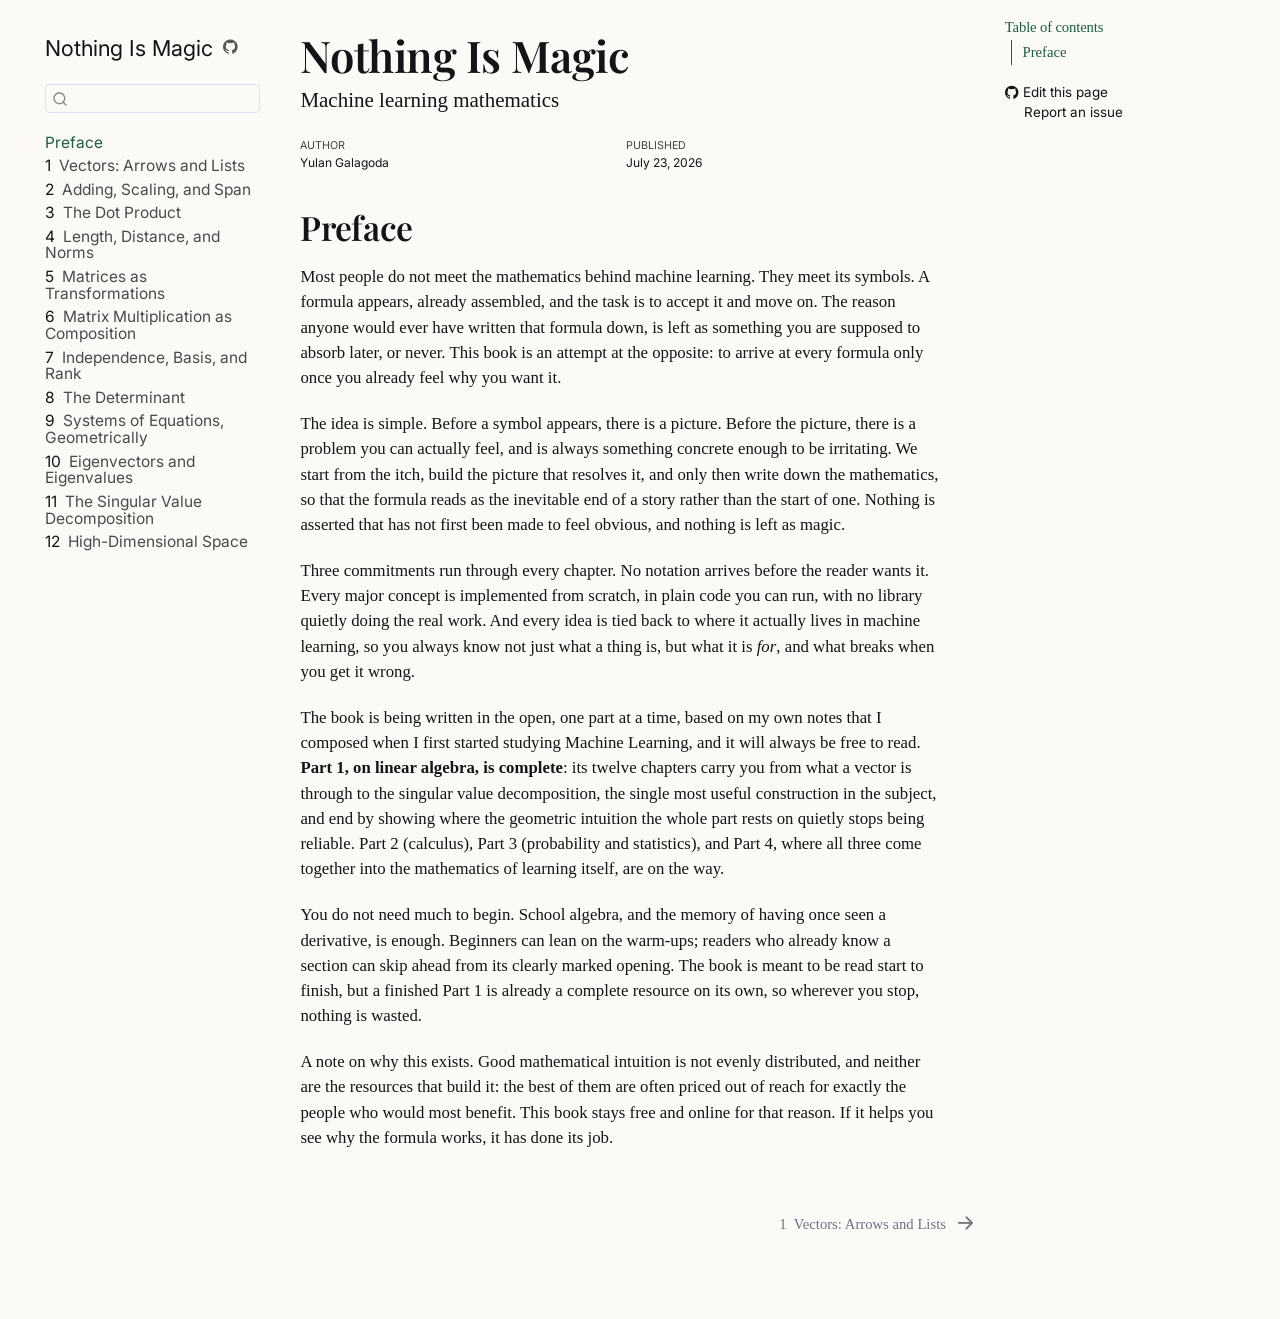
<file: index.html>
<!DOCTYPE html>
<html xmlns="http://www.w3.org/1999/xhtml" lang="en" xml:lang="en"><head>

<meta charset="utf-8">
<meta name="generator" content="quarto-1.9.38">

<meta name="viewport" content="width=device-width, initial-scale=1.0, user-scalable=yes">

<meta name="author" content="Yulan Galagoda">
<meta name="dcterms.date" content="2026-07-23">

<title>Nothing Is Magic</title>
<style>
/* Default styles provided by pandoc.
** See https://pandoc.org/MANUAL.html#variables-for-html for config info.
*/
code{white-space: pre-wrap;}
span.smallcaps{font-variant: small-caps;}
div.columns{display: flex; gap: min(4vw, 1.5em);}
div.column{flex: auto; overflow-x: auto;}
div.hanging-indent{margin-left: 1.5em; text-indent: -1.5em;}
ul.task-list{list-style: none;}
ul.task-list li input[type="checkbox"] {
  width: 0.8em;
  margin: 0 0.8em 0.2em -1em; /* quarto-specific, see https://github.com/quarto-dev/quarto-cli/issues/4556 */ 
  vertical-align: middle;
}
</style>


<script src="site_libs/quarto-nav/quarto-nav.js"></script>
<script src="site_libs/quarto-nav/headroom.min.js"></script>
<script src="site_libs/clipboard/clipboard.min.js"></script>
<script src="site_libs/quarto-search/autocomplete.umd.js"></script>
<script src="site_libs/quarto-search/fuse.min.js"></script>
<script src="site_libs/quarto-search/quarto-search.js"></script>
<meta name="quarto:offset" content="./">
<link href="./chapters/01-01-vectors.html" rel="next">
<script src="site_libs/quarto-html/quarto.js" type="module"></script>
<script src="site_libs/quarto-html/tabsets/tabsets.js" type="module"></script>
<script src="site_libs/quarto-html/popper.min.js"></script>
<script src="site_libs/quarto-html/tippy.umd.min.js"></script>
<script src="site_libs/quarto-html/anchor.min.js"></script>
<link href="site_libs/quarto-html/tippy.css" rel="stylesheet">
<link href="site_libs/quarto-html/quarto-syntax-highlighting-15634bcf2e68342d4ad2dfa704d543f6.css" rel="stylesheet" id="quarto-text-highlighting-styles">
<script src="site_libs/bootstrap/bootstrap.min.js"></script>
<link href="site_libs/bootstrap/bootstrap-icons.css" rel="stylesheet">
<link href="site_libs/bootstrap/bootstrap-f4f3119add76ca10fa7a43495250ce55.min.css" rel="stylesheet" append-hash="true" id="quarto-bootstrap" data-mode="light">
<script id="quarto-search-options" type="application/json">{
  "location": "sidebar",
  "copy-button": false,
  "collapse-after": 3,
  "panel-placement": "start",
  "type": "textbox",
  "limit": 50,
  "keyboard-shortcut": [
    "f",
    "/",
    "s"
  ],
  "show-item-context": false,
  "language": {
    "search-no-results-text": "No results",
    "search-matching-documents-text": "matching documents",
    "search-copy-link-title": "Copy link to search",
    "search-hide-matches-text": "Hide additional matches",
    "search-more-match-text": "more match in this document",
    "search-more-matches-text": "more matches in this document",
    "search-clear-button-title": "Clear",
    "search-text-placeholder": "",
    "search-detached-cancel-button-title": "Cancel",
    "search-submit-button-title": "Submit",
    "search-label": "Search"
  }
}</script>
<link rel="preconnect" href="https://fonts.googleapis.com">
<link rel="preconnect" href="https://fonts.gstatic.com" crossorigin="">
<link href="https://fonts.googleapis.com/css2?family=Playfair+Display:wght@500;600&amp;family=Inter:wght@400;500&amp;display=swap" rel="stylesheet">


</head>

<body class="nav-sidebar floating quarto-light">

<div id="quarto-search-results"></div>
  <header id="quarto-header" class="headroom fixed-top">
  <nav class="quarto-secondary-nav">
    <div class="container-fluid d-flex">
      <button type="button" class="quarto-btn-toggle btn" data-bs-toggle="collapse" role="button" data-bs-target=".quarto-sidebar-collapse-item" aria-controls="quarto-sidebar" aria-expanded="false" aria-label="Toggle sidebar navigation" onclick="if (window.quartoToggleHeadroom) { window.quartoToggleHeadroom(); }">
        <i class="bi bi-layout-text-sidebar-reverse"></i>
      </button>
        <nav class="quarto-page-breadcrumbs" aria-label="breadcrumb"><ol class="breadcrumb"><li class="breadcrumb-item"><a href="./index.html">Preface</a></li></ol></nav>
        <a class="flex-grow-1" role="navigation" data-bs-toggle="collapse" data-bs-target=".quarto-sidebar-collapse-item" aria-controls="quarto-sidebar" aria-expanded="false" aria-label="Toggle sidebar navigation" onclick="if (window.quartoToggleHeadroom) { window.quartoToggleHeadroom(); }">      
        </a>
      <button type="button" class="btn quarto-search-button" aria-label="Search" onclick="window.quartoOpenSearch();">
        <i class="bi bi-search"></i>
      </button>
    </div>
  </nav>
</header>
<!-- content -->
<div id="quarto-content" class="quarto-container page-columns page-rows-contents page-layout-article">
<!-- sidebar -->
  <nav id="quarto-sidebar" class="sidebar collapse collapse-horizontal quarto-sidebar-collapse-item sidebar-navigation floating overflow-auto">
    <div class="pt-lg-2 mt-2 text-left sidebar-header">
    <div class="sidebar-title mb-0 py-0">
      <a href="./">Nothing Is Magic</a> 
        <div class="sidebar-tools-main">
    <a href="https://github.com/yulangalagoda/nothing-is-magic" title="Source Code" class="quarto-navigation-tool px-1" aria-label="Source Code"><i class="bi bi-github"></i></a>
</div>
    </div>
      </div>
        <div class="mt-2 flex-shrink-0 align-items-center">
        <div class="sidebar-search">
        <div id="quarto-search" class="" title="Search"></div>
        </div>
        </div>
    <div class="sidebar-menu-container"> 
    <ul class="list-unstyled mt-1">
        <li class="sidebar-item">
  <div class="sidebar-item-container"> 
  <a href="./index.html" class="sidebar-item-text sidebar-link active">
 <span class="menu-text">Preface</span></a>
  </div>
</li>
        <li class="sidebar-item">
  <div class="sidebar-item-container"> 
  <a href="./chapters/01-01-vectors.html" class="sidebar-item-text sidebar-link">
 <span class="menu-text"><span class="chapter-number">1</span>&nbsp; <span class="chapter-title">Vectors: Arrows and Lists</span></span></a>
  </div>
</li>
        <li class="sidebar-item">
  <div class="sidebar-item-container"> 
  <a href="./chapters/01-02-adding-scaling.html" class="sidebar-item-text sidebar-link">
 <span class="menu-text"><span class="chapter-number">2</span>&nbsp; <span class="chapter-title">Adding, Scaling, and Span</span></span></a>
  </div>
</li>
        <li class="sidebar-item">
  <div class="sidebar-item-container"> 
  <a href="./chapters/01-03-dot-product.html" class="sidebar-item-text sidebar-link">
 <span class="menu-text"><span class="chapter-number">3</span>&nbsp; <span class="chapter-title">The Dot Product</span></span></a>
  </div>
</li>
        <li class="sidebar-item">
  <div class="sidebar-item-container"> 
  <a href="./chapters/01-04-norms.html" class="sidebar-item-text sidebar-link">
 <span class="menu-text"><span class="chapter-number">4</span>&nbsp; <span class="chapter-title">Length, Distance, and Norms</span></span></a>
  </div>
</li>
        <li class="sidebar-item">
  <div class="sidebar-item-container"> 
  <a href="./chapters/01-05-matrices.html" class="sidebar-item-text sidebar-link">
 <span class="menu-text"><span class="chapter-number">5</span>&nbsp; <span class="chapter-title">Matrices as Transformations</span></span></a>
  </div>
</li>
        <li class="sidebar-item">
  <div class="sidebar-item-container"> 
  <a href="./chapters/01-06-matrix-multiplication.html" class="sidebar-item-text sidebar-link">
 <span class="menu-text"><span class="chapter-number">6</span>&nbsp; <span class="chapter-title">Matrix Multiplication as Composition</span></span></a>
  </div>
</li>
        <li class="sidebar-item">
  <div class="sidebar-item-container"> 
  <a href="./chapters/01-07-independence-basis-rank.html" class="sidebar-item-text sidebar-link">
 <span class="menu-text"><span class="chapter-number">7</span>&nbsp; <span class="chapter-title">Independence, Basis, and Rank</span></span></a>
  </div>
</li>
        <li class="sidebar-item">
  <div class="sidebar-item-container"> 
  <a href="./chapters/01-08-determinant.html" class="sidebar-item-text sidebar-link">
 <span class="menu-text"><span class="chapter-number">8</span>&nbsp; <span class="chapter-title">The Determinant</span></span></a>
  </div>
</li>
        <li class="sidebar-item">
  <div class="sidebar-item-container"> 
  <a href="./chapters/01-09-systems.html" class="sidebar-item-text sidebar-link">
 <span class="menu-text"><span class="chapter-number">9</span>&nbsp; <span class="chapter-title">Systems of Equations, Geometrically</span></span></a>
  </div>
</li>
        <li class="sidebar-item">
  <div class="sidebar-item-container"> 
  <a href="./chapters/01-10-eigenvectors.html" class="sidebar-item-text sidebar-link">
 <span class="menu-text"><span class="chapter-number">10</span>&nbsp; <span class="chapter-title">Eigenvectors and Eigenvalues</span></span></a>
  </div>
</li>
        <li class="sidebar-item">
  <div class="sidebar-item-container"> 
  <a href="./chapters/01-11-svd.html" class="sidebar-item-text sidebar-link">
 <span class="menu-text"><span class="chapter-number">11</span>&nbsp; <span class="chapter-title">The Singular Value Decomposition</span></span></a>
  </div>
</li>
        <li class="sidebar-item">
  <div class="sidebar-item-container"> 
  <a href="./chapters/01-12-high-dimensions.html" class="sidebar-item-text sidebar-link">
 <span class="menu-text"><span class="chapter-number">12</span>&nbsp; <span class="chapter-title">High-Dimensional Space</span></span></a>
  </div>
</li>
    </ul>
    </div>
</nav>
<div id="quarto-sidebar-glass" class="quarto-sidebar-collapse-item" data-bs-toggle="collapse" data-bs-target=".quarto-sidebar-collapse-item"></div>
<!-- margin-sidebar -->
    <div id="quarto-margin-sidebar" class="sidebar margin-sidebar">
        <nav id="TOC" role="doc-toc" class="toc-active">
    <h2 id="toc-title">Table of contents</h2>
   
  <ul class="collapse">
  <li><a href="#preface" id="toc-preface" class="nav-link active" data-scroll-target="#preface">Preface</a></li>
  </ul>
<div class="toc-actions"><ul class="collapse"><li><a href="https://github.com/yulangalagoda/nothing-is-magic/edit/main/index.qmd" class="toc-action"><i class="bi bi-github"></i>Edit this page</a></li><li><a href="https://github.com/yulangalagoda/nothing-is-magic/issues/new" class="toc-action"><i class="bi empty"></i>Report an issue</a></li></ul></div></nav>
    </div>
<!-- main -->
<main class="content" id="quarto-document-content">

<header id="title-block-header" class="quarto-title-block default">
<div class="quarto-title">
<h1 class="title">Nothing Is Magic</h1>
<p class="subtitle lead">Machine learning mathematics</p>
</div>



<div class="quarto-title-meta">

    <div>
    <div class="quarto-title-meta-heading">Author</div>
    <div class="quarto-title-meta-contents">
             <p>Yulan Galagoda </p>
          </div>
  </div>
    
    <div>
    <div class="quarto-title-meta-heading">Published</div>
    <div class="quarto-title-meta-contents">
      <p class="date">July 23, 2026</p>
    </div>
  </div>
  
    
  </div>
  


</header>


<section id="preface" class="level1 unnumbered">
<h1 class="unnumbered">Preface</h1>
<p>Most people do not meet the mathematics behind machine learning. They meet its symbols. A formula appears, already assembled, and the task is to accept it and move on. The reason anyone would ever have written that formula down, is left as something you are supposed to absorb later, or never. This book is an attempt at the opposite: to arrive at every formula only once you already feel why you want it.</p>
<p>The idea is simple. Before a symbol appears, there is a picture. Before the picture, there is a problem you can actually feel, and is always something concrete enough to be irritating. We start from the itch, build the picture that resolves it, and only then write down the mathematics, so that the formula reads as the inevitable end of a story rather than the start of one. Nothing is asserted that has not first been made to feel obvious, and nothing is left as magic.</p>
<p>Three commitments run through every chapter. No notation arrives before the reader wants it. Every major concept is implemented from scratch, in plain code you can run, with no library quietly doing the real work. And every idea is tied back to where it actually lives in machine learning, so you always know not just what a thing is, but what it is <em>for</em>, and what breaks when you get it wrong.</p>
<p>The book is being written in the open, one part at a time, based on my own notes that I composed when I first started studying Machine Learning, and it will always be free to read. <strong>Part 1, on linear algebra, is complete</strong>: its twelve chapters carry you from what a vector is through to the singular value decomposition, the single most useful construction in the subject, and end by showing where the geometric intuition the whole part rests on quietly stops being reliable. Part 2 (calculus), Part 3 (probability and statistics), and Part 4, where all three come together into the mathematics of learning itself, are on the way.</p>
<p>You do not need much to begin. School algebra, and the memory of having once seen a derivative, is enough. Beginners can lean on the warm-ups; readers who already know a section can skip ahead from its clearly marked opening. The book is meant to be read start to finish, but a finished Part 1 is already a complete resource on its own, so wherever you stop, nothing is wasted.</p>
<p>A note on why this exists. Good mathematical intuition is not evenly distributed, and neither are the resources that build it: the best of them are often priced out of reach for exactly the people who would most benefit. This book stays free and online for that reason. If it helps you see why the formula works, it has done its job.</p>


</section>

</main> <!-- /main -->
<script id="quarto-html-after-body" type="application/javascript">
  window.document.addEventListener("DOMContentLoaded", function (event) {
    const icon = "";
    const anchorJS = new window.AnchorJS();
    anchorJS.options = {
      placement: 'right',
      icon: icon
    };
    anchorJS.add('.anchored');
    const isCodeAnnotation = (el) => {
      for (const clz of el.classList) {
        if (clz.startsWith('code-annotation-')) {                     
          return true;
        }
      }
      return false;
    }
    const onCopySuccess = function(e) {
      // button target
      const button = e.trigger;
      // don't keep focus
      button.blur();
      // flash "checked"
      button.classList.add('code-copy-button-checked');
      var currentTitle = button.getAttribute("title");
      button.setAttribute("title", "Copied!");
      let tooltip;
      if (window.bootstrap) {
        button.setAttribute("data-bs-toggle", "tooltip");
        button.setAttribute("data-bs-placement", "left");
        button.setAttribute("data-bs-title", "Copied!");
        tooltip = new bootstrap.Tooltip(button, 
          { trigger: "manual", 
            customClass: "code-copy-button-tooltip",
            offset: [0, -8]});
        tooltip.show();    
      }
      setTimeout(function() {
        if (tooltip) {
          tooltip.hide();
          button.removeAttribute("data-bs-title");
          button.removeAttribute("data-bs-toggle");
          button.removeAttribute("data-bs-placement");
        }
        button.setAttribute("title", currentTitle);
        button.classList.remove('code-copy-button-checked');
      }, 1000);
      // clear code selection
      e.clearSelection();
    }
    const getTextToCopy = function(trigger) {
      const outerScaffold = trigger.parentElement.cloneNode(true);
      const codeEl = outerScaffold.querySelector('code');
      for (const childEl of codeEl.children) {
        if (isCodeAnnotation(childEl)) {
          childEl.remove();
        }
      }
      return codeEl.innerText;
    }
    const clipboard = new window.ClipboardJS('.code-copy-button:not([data-in-quarto-modal])', {
      text: getTextToCopy
    });
    clipboard.on('success', onCopySuccess);
    if (window.document.getElementById('quarto-embedded-source-code-modal')) {
      const clipboardModal = new window.ClipboardJS('.code-copy-button[data-in-quarto-modal]', {
        text: getTextToCopy,
        container: window.document.getElementById('quarto-embedded-source-code-modal')
      });
      clipboardModal.on('success', onCopySuccess);
    }
      var localhostRegex = new RegExp(/^(?:http|https):\/\/localhost\:?[0-9]*\//);
      var mailtoRegex = new RegExp(/^mailto:/);
        var filterRegex = new RegExp('/' + window.location.host + '/');
      var isInternal = (href) => {
          return filterRegex.test(href) || localhostRegex.test(href) || mailtoRegex.test(href);
      }
      // Inspect non-navigation links and adorn them if external
     var links = window.document.querySelectorAll('a[href]:not(.nav-link):not(.navbar-brand):not(.toc-action):not(.sidebar-link):not(.sidebar-item-toggle):not(.pagination-link):not(.no-external):not([aria-hidden]):not(.dropdown-item):not(.quarto-navigation-tool):not(.about-link)');
      for (var i=0; i<links.length; i++) {
        const link = links[i];
        if (!isInternal(link.href)) {
          // undo the damage that might have been done by quarto-nav.js in the case of
          // links that we want to consider external
          if (link.dataset.originalHref !== undefined) {
            link.href = link.dataset.originalHref;
          }
        }
      }
    function tippyHover(el, contentFn, onTriggerFn, onUntriggerFn) {
      const config = {
        allowHTML: true,
        maxWidth: 500,
        delay: 100,
        arrow: false,
        appendTo: function(el) {
            return el.parentElement;
        },
        interactive: true,
        interactiveBorder: 10,
        theme: 'quarto',
        placement: 'bottom-start',
      };
      if (contentFn) {
        config.content = contentFn;
      }
      if (onTriggerFn) {
        config.onTrigger = onTriggerFn;
      }
      if (onUntriggerFn) {
        config.onUntrigger = onUntriggerFn;
      }
      window.tippy(el, config); 
    }
    const noterefs = window.document.querySelectorAll('a[role="doc-noteref"]');
    for (var i=0; i<noterefs.length; i++) {
      const ref = noterefs[i];
      tippyHover(ref, function() {
        // use id or data attribute instead here
        let href = ref.getAttribute('data-footnote-href') || ref.getAttribute('href');
        try { href = new URL(href).hash; } catch {}
        const id = href.replace(/^#\/?/, "");
        const note = window.document.getElementById(id);
        if (note) {
          return note.innerHTML;
        } else {
          return "";
        }
      });
    }
    const xrefs = window.document.querySelectorAll('a.quarto-xref');
    const processXRef = (id, note) => {
      // Strip column container classes
      const stripColumnClz = (el) => {
        el.classList.remove("page-full", "page-columns");
        if (el.children) {
          for (const child of el.children) {
            stripColumnClz(child);
          }
        }
      }
      stripColumnClz(note)
      if (id === null || id.startsWith('sec-')) {
        // Special case sections, only their first couple elements
        const container = document.createElement("div");
        if (note.children && note.children.length > 2) {
          container.appendChild(note.children[0].cloneNode(true));
          for (let i = 1; i < note.children.length; i++) {
            const child = note.children[i];
            if (child.tagName === "P" && child.innerText === "") {
              continue;
            } else {
              container.appendChild(child.cloneNode(true));
              break;
            }
          }
          if (window.Quarto?.typesetMath) {
            window.Quarto.typesetMath(container);
          }
          return container.innerHTML
        } else {
          if (window.Quarto?.typesetMath) {
            window.Quarto.typesetMath(note);
          }
          return note.innerHTML;
        }
      } else {
        // Remove any anchor links if they are present
        const anchorLink = note.querySelector('a.anchorjs-link');
        if (anchorLink) {
          anchorLink.remove();
        }
        if (window.Quarto?.typesetMath) {
          window.Quarto.typesetMath(note);
        }
        if (note.classList.contains("callout")) {
          return note.outerHTML;
        } else {
          return note.innerHTML;
        }
      }
    }
    for (var i=0; i<xrefs.length; i++) {
      const xref = xrefs[i];
      tippyHover(xref, undefined, function(instance) {
        instance.disable();
        let url = xref.getAttribute('href');
        let hash = undefined; 
        if (url.startsWith('#')) {
          hash = url;
        } else {
          try { hash = new URL(url).hash; } catch {}
        }
        if (hash) {
          const id = hash.replace(/^#\/?/, "");
          const note = window.document.getElementById(id);
          if (note !== null) {
            try {
              const html = processXRef(id, note.cloneNode(true));
              instance.setContent(html);
            } finally {
              instance.enable();
              instance.show();
            }
          } else {
            // See if we can fetch this
            fetch(url.split('#')[0])
            .then(res => res.text())
            .then(html => {
              const parser = new DOMParser();
              const htmlDoc = parser.parseFromString(html, "text/html");
              const note = htmlDoc.getElementById(id);
              if (note !== null) {
                const html = processXRef(id, note);
                instance.setContent(html);
              } 
            }).finally(() => {
              instance.enable();
              instance.show();
            });
          }
        } else {
          // See if we can fetch a full url (with no hash to target)
          // This is a special case and we should probably do some content thinning / targeting
          fetch(url)
          .then(res => res.text())
          .then(html => {
            const parser = new DOMParser();
            const htmlDoc = parser.parseFromString(html, "text/html");
            const note = htmlDoc.querySelector('main.content');
            if (note !== null) {
              // This should only happen for chapter cross references
              // (since there is no id in the URL)
              // remove the first header
              if (note.children.length > 0 && note.children[0].tagName === "HEADER") {
                note.children[0].remove();
              }
              const html = processXRef(null, note);
              instance.setContent(html);
            } 
          }).finally(() => {
            instance.enable();
            instance.show();
          });
        }
      }, function(instance) {
      });
    }
        let selectedAnnoteEl;
        const selectorForAnnotation = ( cell, annotation) => {
          let cellAttr = 'data-code-cell="' + cell + '"';
          let lineAttr = 'data-code-annotation="' +  annotation + '"';
          const selector = 'span[' + cellAttr + '][' + lineAttr + ']';
          return selector;
        }
        const selectCodeLines = (annoteEl) => {
          const doc = window.document;
          const targetCell = annoteEl.getAttribute("data-target-cell");
          const targetAnnotation = annoteEl.getAttribute("data-target-annotation");
          const annoteSpan = window.document.querySelector(selectorForAnnotation(targetCell, targetAnnotation));
          const lines = annoteSpan.getAttribute("data-code-lines").split(",");
          const lineIds = lines.map((line) => {
            return targetCell + "-" + line;
          })
          let top = null;
          let height = null;
          let parent = null;
          if (lineIds.length > 0) {
              //compute the position of the single el (top and bottom and make a div)
              const el = window.document.getElementById(lineIds[0]);
              top = el.offsetTop;
              height = el.offsetHeight;
              parent = el.parentElement.parentElement;
            if (lineIds.length > 1) {
              const lastEl = window.document.getElementById(lineIds[lineIds.length - 1]);
              const bottom = lastEl.offsetTop + lastEl.offsetHeight;
              height = bottom - top;
            }
            if (top !== null && height !== null && parent !== null) {
              // cook up a div (if necessary) and position it 
              let div = window.document.getElementById("code-annotation-line-highlight");
              if (div === null) {
                div = window.document.createElement("div");
                div.setAttribute("id", "code-annotation-line-highlight");
                div.style.position = 'absolute';
                parent.appendChild(div);
              }
              div.style.top = top - 2 + "px";
              div.style.height = height + 4 + "px";
              div.style.left = 0;
              let gutterDiv = window.document.getElementById("code-annotation-line-highlight-gutter");
              if (gutterDiv === null) {
                gutterDiv = window.document.createElement("div");
                gutterDiv.setAttribute("id", "code-annotation-line-highlight-gutter");
                gutterDiv.style.position = 'absolute';
                const codeCell = window.document.getElementById(targetCell);
                const gutter = codeCell.querySelector('.code-annotation-gutter');
                gutter.appendChild(gutterDiv);
              }
              gutterDiv.style.top = top - 2 + "px";
              gutterDiv.style.height = height + 4 + "px";
            }
            selectedAnnoteEl = annoteEl;
          }
        };
        const unselectCodeLines = () => {
          const elementsIds = ["code-annotation-line-highlight", "code-annotation-line-highlight-gutter"];
          elementsIds.forEach((elId) => {
            const div = window.document.getElementById(elId);
            if (div) {
              div.remove();
            }
          });
          selectedAnnoteEl = undefined;
        };
          // Handle positioning of the toggle
      window.addEventListener(
        "resize",
        throttle(() => {
          elRect = undefined;
          if (selectedAnnoteEl) {
            selectCodeLines(selectedAnnoteEl);
          }
        }, 10)
      );
      function throttle(fn, ms) {
      let throttle = false;
      let timer;
        return (...args) => {
          if(!throttle) { // first call gets through
              fn.apply(this, args);
              throttle = true;
          } else { // all the others get throttled
              if(timer) clearTimeout(timer); // cancel #2
              timer = setTimeout(() => {
                fn.apply(this, args);
                timer = throttle = false;
              }, ms);
          }
        };
      }
        // Attach click handler to the DT
        const annoteDls = window.document.querySelectorAll('dt[data-target-cell]');
        for (const annoteDlNode of annoteDls) {
          annoteDlNode.addEventListener('click', (event) => {
            const clickedEl = event.target;
            if (clickedEl !== selectedAnnoteEl) {
              unselectCodeLines();
              const activeEl = window.document.querySelector('dt[data-target-cell].code-annotation-active');
              if (activeEl) {
                activeEl.classList.remove('code-annotation-active');
              }
              selectCodeLines(clickedEl);
              clickedEl.classList.add('code-annotation-active');
            } else {
              // Unselect the line
              unselectCodeLines();
              clickedEl.classList.remove('code-annotation-active');
            }
          });
        }
    const findCites = (el) => {
      const parentEl = el.parentElement;
      if (parentEl) {
        const cites = parentEl.dataset.cites;
        if (cites) {
          return {
            el,
            cites: cites.split(' ')
          };
        } else {
          return findCites(el.parentElement)
        }
      } else {
        return undefined;
      }
    };
    var bibliorefs = window.document.querySelectorAll('a[role="doc-biblioref"]');
    for (var i=0; i<bibliorefs.length; i++) {
      const ref = bibliorefs[i];
      const citeInfo = findCites(ref);
      if (citeInfo) {
        tippyHover(citeInfo.el, function() {
          var popup = window.document.createElement('div');
          citeInfo.cites.forEach(function(cite) {
            var citeDiv = window.document.createElement('div');
            citeDiv.classList.add('hanging-indent');
            citeDiv.classList.add('csl-entry');
            var biblioDiv = window.document.getElementById('ref-' + cite);
            if (biblioDiv) {
              citeDiv.innerHTML = biblioDiv.innerHTML;
            }
            popup.appendChild(citeDiv);
          });
          return popup.innerHTML;
        });
      }
    }
  });
  </script>
<nav class="page-navigation">
  <div class="nav-page nav-page-previous">
  </div>
  <div class="nav-page nav-page-next">
      <a href="./chapters/01-01-vectors.html" class="pagination-link" aria-label="Vectors: Arrows and Lists">
        <span class="nav-page-text"><span class="chapter-number">1</span>&nbsp; <span class="chapter-title">Vectors: Arrows and Lists</span></span> <i class="bi bi-arrow-right-short"></i>
      </a>
  </div>
</nav>
</div> <!-- /content -->




<footer class="footer"><div class="nav-footer"><div class="nav-footer-center"><div class="toc-actions d-sm-block d-md-none"><ul><li><a href="https://github.com/yulangalagoda/nothing-is-magic/edit/main/index.qmd" class="toc-action"><i class="bi bi-github"></i>Edit this page</a></li><li><a href="https://github.com/yulangalagoda/nothing-is-magic/issues/new" class="toc-action"><i class="bi empty"></i>Report an issue</a></li></ul></div></div></div></footer></body></html>
</file>
<file: site_libs/quarto-html/tippy.css>
.tippy-box[data-animation=fade][data-state=hidden]{opacity:0}[data-tippy-root]{max-width:calc(100vw - 10px)}.tippy-box{position:relative;background-color:#333;color:#fff;border-radius:4px;font-size:14px;line-height:1.4;white-space:normal;outline:0;transition-property:transform,visibility,opacity}.tippy-box[data-placement^=top]>.tippy-arrow{bottom:0}.tippy-box[data-placement^=top]>.tippy-arrow:before{bottom:-7px;left:0;border-width:8px 8px 0;border-top-color:initial;transform-origin:center top}.tippy-box[data-placement^=bottom]>.tippy-arrow{top:0}.tippy-box[data-placement^=bottom]>.tippy-arrow:before{top:-7px;left:0;border-width:0 8px 8px;border-bottom-color:initial;transform-origin:center bottom}.tippy-box[data-placement^=left]>.tippy-arrow{right:0}.tippy-box[data-placement^=left]>.tippy-arrow:before{border-width:8px 0 8px 8px;border-left-color:initial;right:-7px;transform-origin:center left}.tippy-box[data-placement^=right]>.tippy-arrow{left:0}.tippy-box[data-placement^=right]>.tippy-arrow:before{left:-7px;border-width:8px 8px 8px 0;border-right-color:initial;transform-origin:center right}.tippy-box[data-inertia][data-state=visible]{transition-timing-function:cubic-bezier(.54,1.5,.38,1.11)}.tippy-arrow{width:16px;height:16px;color:#333}.tippy-arrow:before{content:"";position:absolute;border-color:transparent;border-style:solid}.tippy-content{position:relative;padding:5px 9px;z-index:1}
</file>
<file: site_libs/quarto-html/quarto-syntax-highlighting-15634bcf2e68342d4ad2dfa704d543f6.css>
/* quarto syntax highlight colors */
:root {
  --quarto-hl-ot-color: #003B4F;
  --quarto-hl-at-color: #657422;
  --quarto-hl-ss-color: #20794D;
  --quarto-hl-an-color: #5E5E5E;
  --quarto-hl-fu-color: #4758AB;
  --quarto-hl-st-color: #20794D;
  --quarto-hl-cf-color: #003B4F;
  --quarto-hl-op-color: #5E5E5E;
  --quarto-hl-er-color: #AD0000;
  --quarto-hl-bn-color: #AD0000;
  --quarto-hl-al-color: #AD0000;
  --quarto-hl-va-color: #111111;
  --quarto-hl-bu-color: inherit;
  --quarto-hl-ex-color: inherit;
  --quarto-hl-pp-color: #AD0000;
  --quarto-hl-in-color: #5E5E5E;
  --quarto-hl-vs-color: #20794D;
  --quarto-hl-wa-color: #5E5E5E;
  --quarto-hl-do-color: #5E5E5E;
  --quarto-hl-im-color: #00769E;
  --quarto-hl-ch-color: #20794D;
  --quarto-hl-dt-color: #AD0000;
  --quarto-hl-fl-color: #AD0000;
  --quarto-hl-co-color: #5E5E5E;
  --quarto-hl-cv-color: #5E5E5E;
  --quarto-hl-cn-color: #8f5902;
  --quarto-hl-sc-color: #5E5E5E;
  --quarto-hl-dv-color: #AD0000;
  --quarto-hl-kw-color: #003B4F;
}

/* other quarto variables */
:root {
  --quarto-font-monospace: SFMono-Regular, Menlo, Monaco, Consolas, "Liberation Mono", "Courier New", monospace;
}

/* syntax highlight based on Pandoc's rules */
pre > code.sourceCode > span {
  color: #003B4F;
}

code.sourceCode > span {
  color: #003B4F;
}

div.sourceCode,
div.sourceCode pre.sourceCode {
  color: #003B4F;
}

/* Normal */
code span {
  color: #003B4F;
}

/* Alert */
code span.al {
  color: #AD0000;
  font-style: inherit;
}

/* Annotation */
code span.an {
  color: #5E5E5E;
  font-style: inherit;
}

/* Attribute */
code span.at {
  color: #657422;
  font-style: inherit;
}

/* BaseN */
code span.bn {
  color: #AD0000;
  font-style: inherit;
}

/* BuiltIn */
code span.bu {
  font-style: inherit;
}

/* ControlFlow */
code span.cf {
  color: #003B4F;
  font-weight: bold;
  font-style: inherit;
}

/* Char */
code span.ch {
  color: #20794D;
  font-style: inherit;
}

/* Constant */
code span.cn {
  color: #8f5902;
  font-style: inherit;
}

/* Comment */
code span.co {
  color: #5E5E5E;
  font-style: inherit;
}

/* CommentVar */
code span.cv {
  color: #5E5E5E;
  font-style: italic;
}

/* Documentation */
code span.do {
  color: #5E5E5E;
  font-style: italic;
}

/* DataType */
code span.dt {
  color: #AD0000;
  font-style: inherit;
}

/* DecVal */
code span.dv {
  color: #AD0000;
  font-style: inherit;
}

/* Error */
code span.er {
  color: #AD0000;
  font-style: inherit;
}

/* Extension */
code span.ex {
  font-style: inherit;
}

/* Float */
code span.fl {
  color: #AD0000;
  font-style: inherit;
}

/* Function */
code span.fu {
  color: #4758AB;
  font-style: inherit;
}

/* Import */
code span.im {
  color: #00769E;
  font-style: inherit;
}

/* Information */
code span.in {
  color: #5E5E5E;
  font-style: inherit;
}

/* Keyword */
code span.kw {
  color: #003B4F;
  font-weight: bold;
  font-style: inherit;
}

/* Operator */
code span.op {
  color: #5E5E5E;
  font-style: inherit;
}

/* Other */
code span.ot {
  color: #003B4F;
  font-style: inherit;
}

/* Preprocessor */
code span.pp {
  color: #AD0000;
  font-style: inherit;
}

/* SpecialChar */
code span.sc {
  color: #5E5E5E;
  font-style: inherit;
}

/* SpecialString */
code span.ss {
  color: #20794D;
  font-style: inherit;
}

/* String */
code span.st {
  color: #20794D;
  font-style: inherit;
}

/* Variable */
code span.va {
  color: #111111;
  font-style: inherit;
}

/* VerbatimString */
code span.vs {
  color: #20794D;
  font-style: inherit;
}

/* Warning */
code span.wa {
  color: #5E5E5E;
  font-style: italic;
}

.prevent-inlining {
  content: "</";
}

/*# sourceMappingURL=f23921c56f73e400b49028c9186a1aa0.css.map */
</file>
